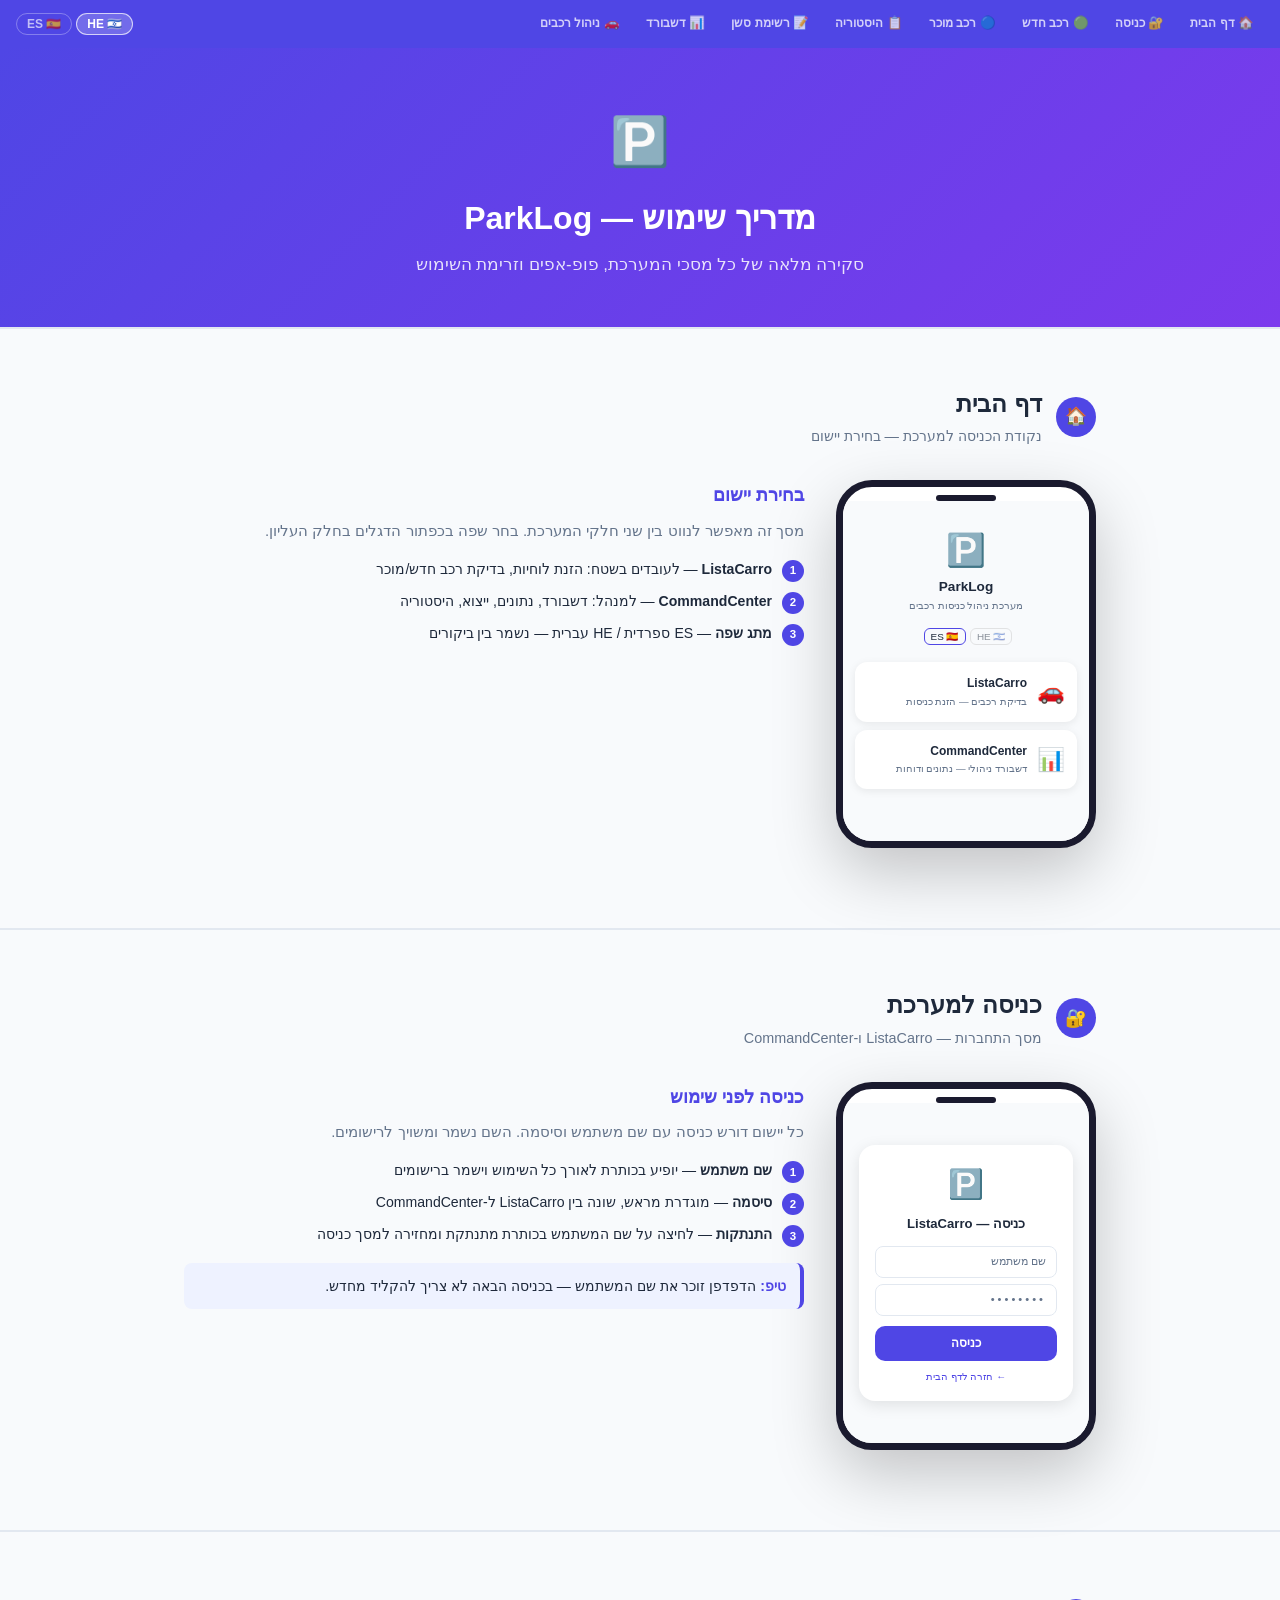
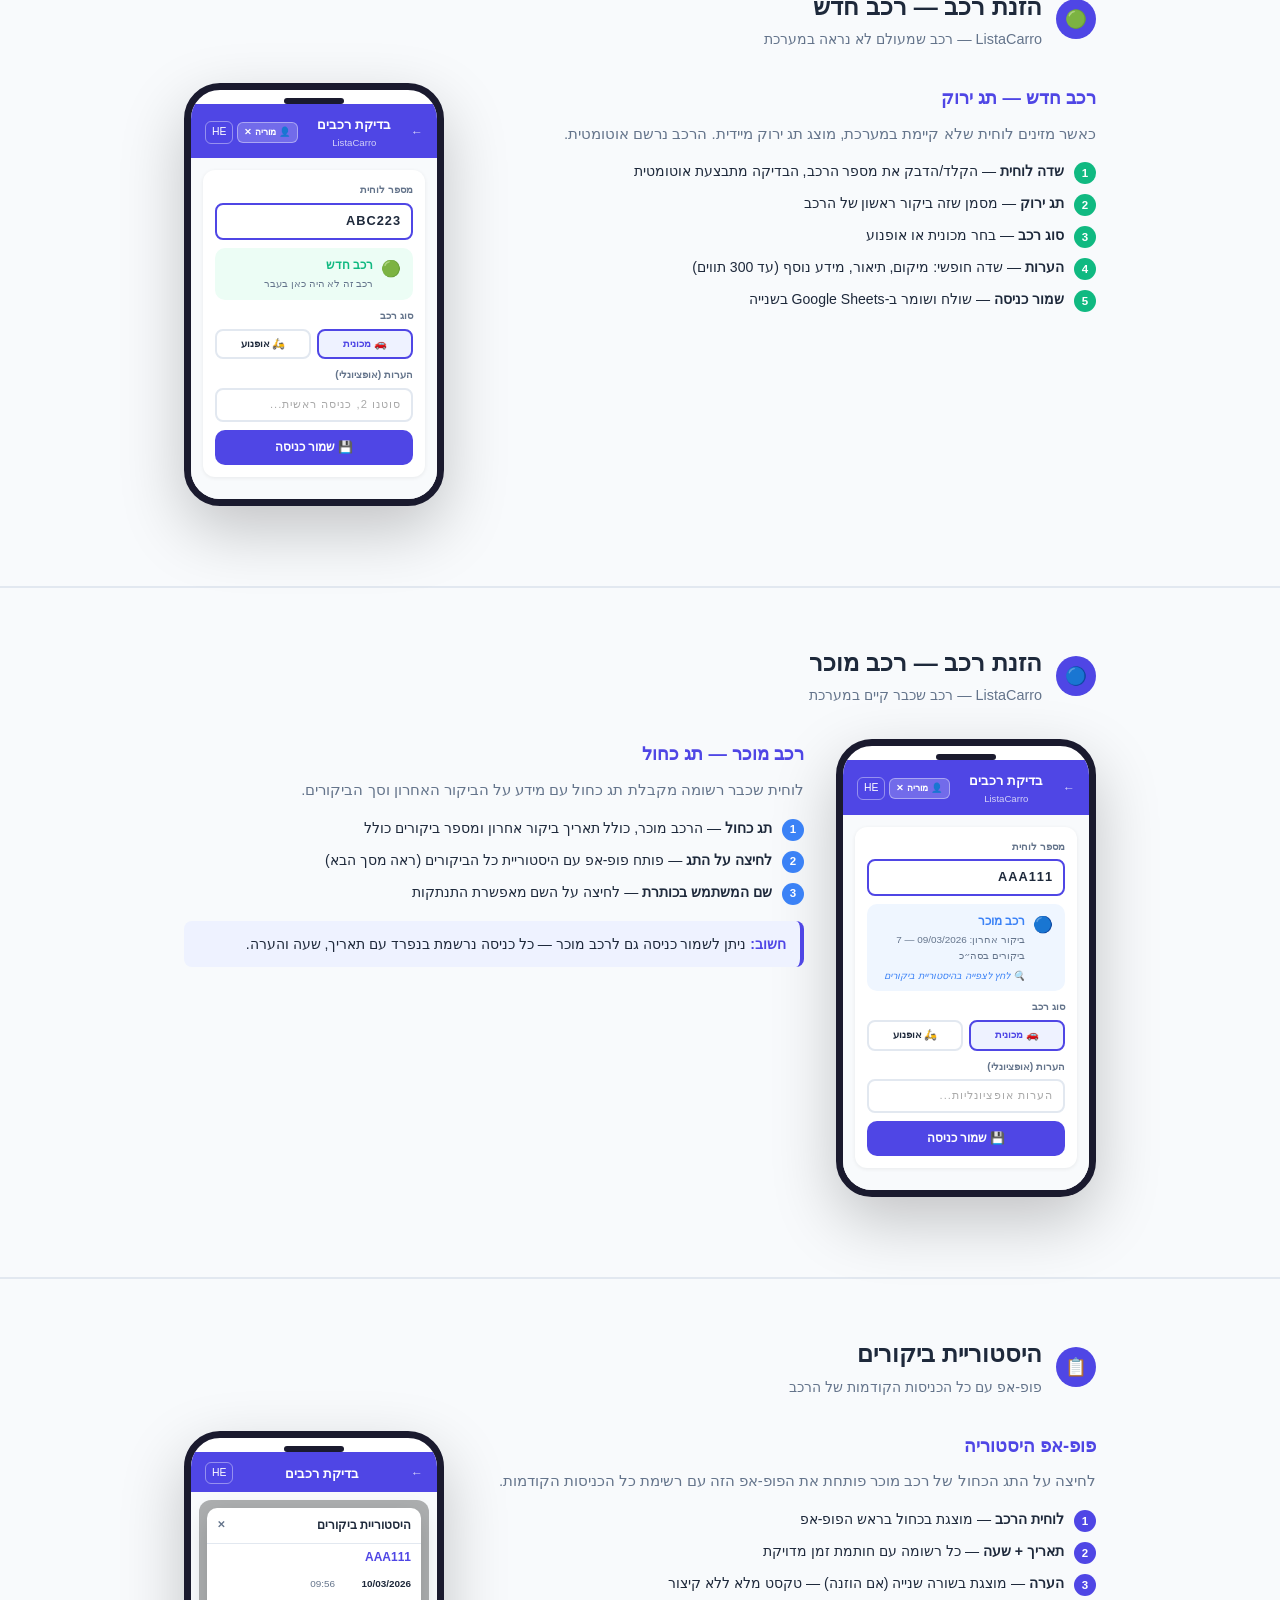
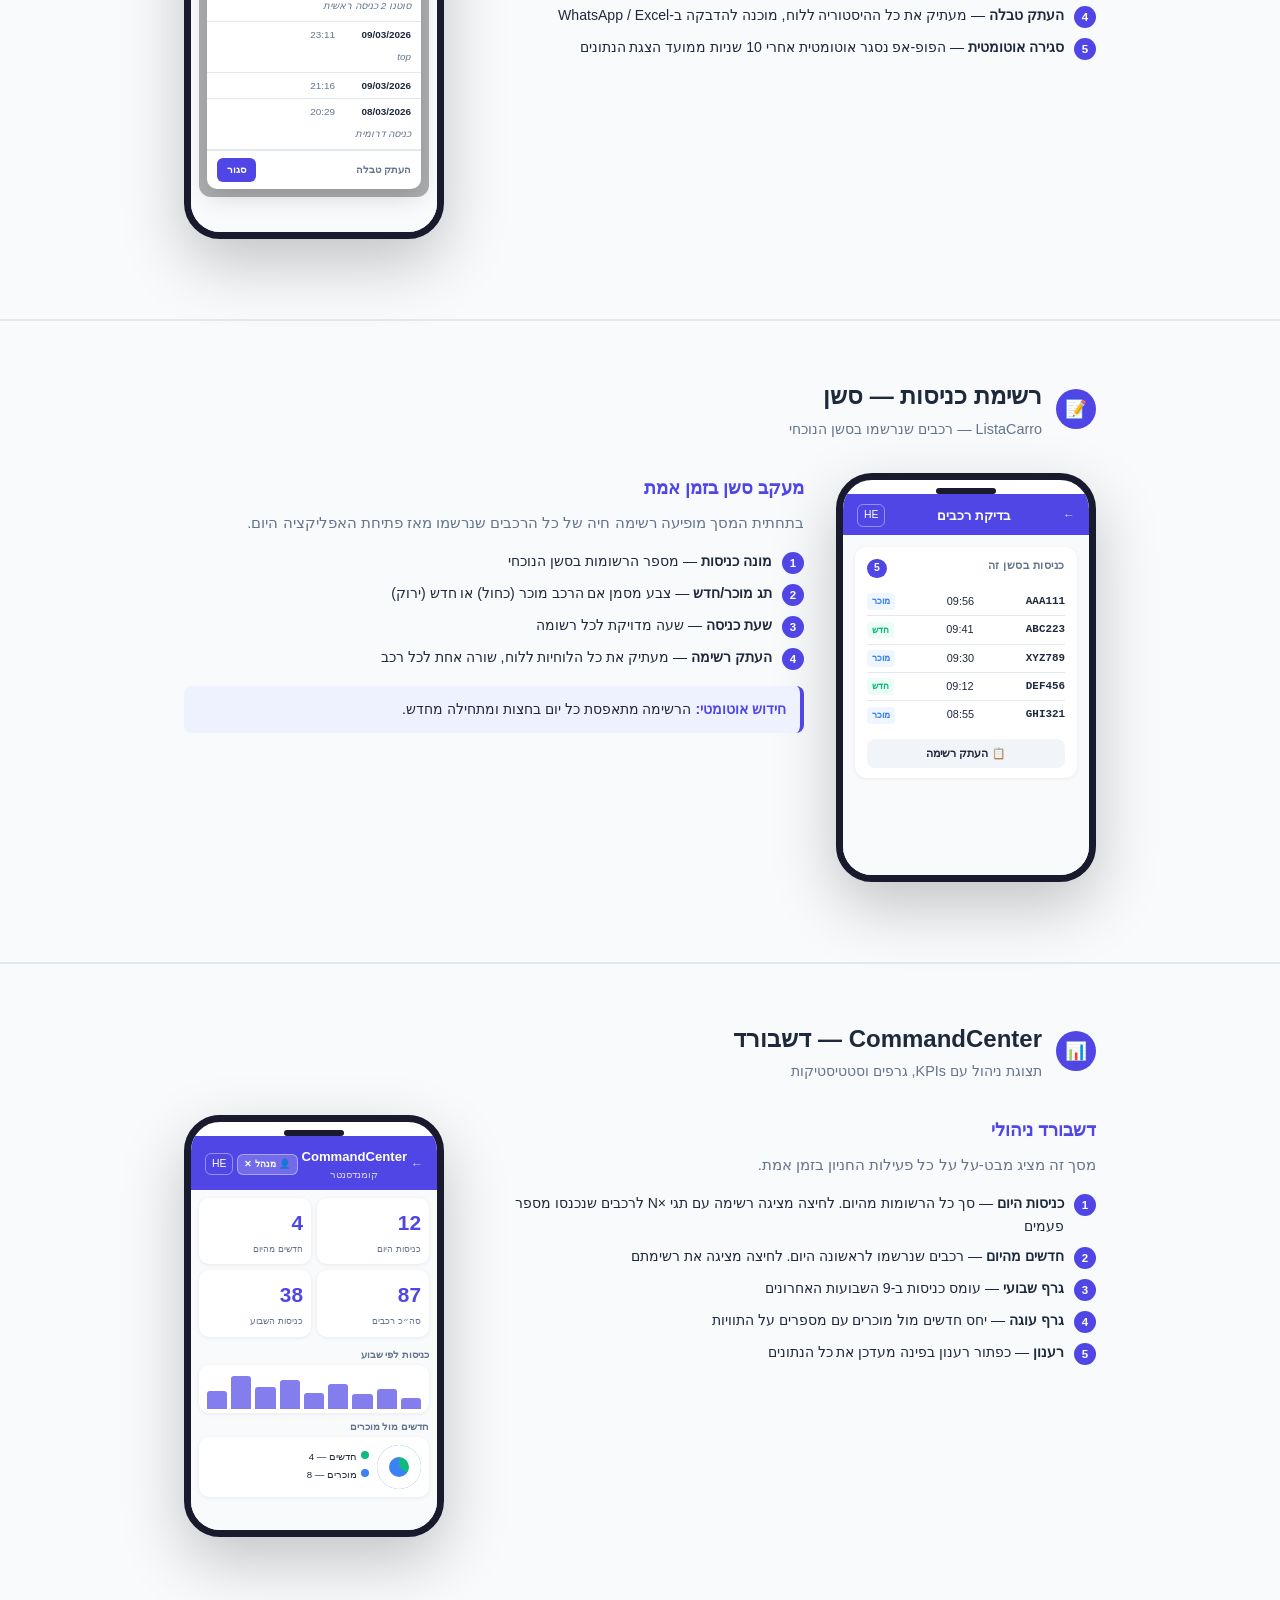
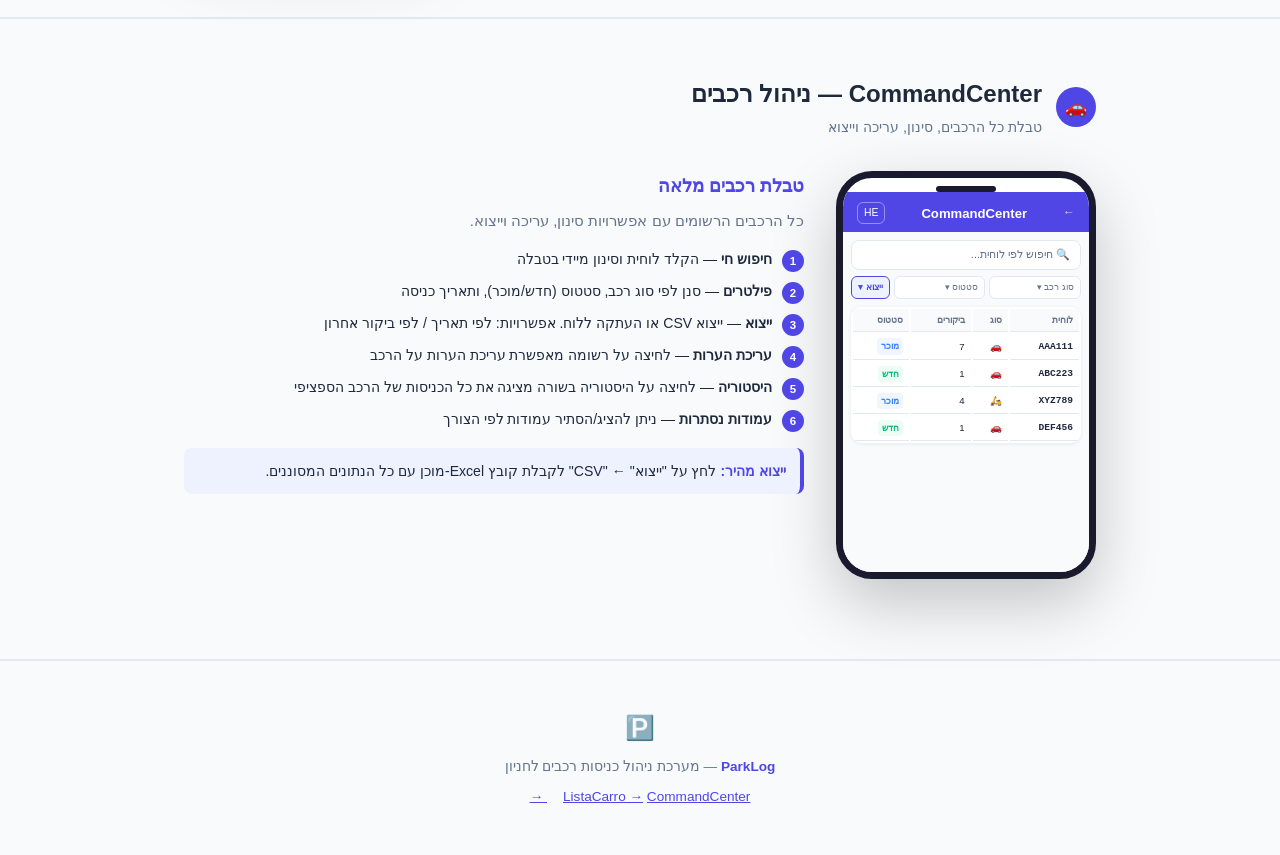
<file: tutorial.html>
<!DOCTYPE html>
<html lang="he" dir="rtl">
<head>
  <meta charset="UTF-8">
  <meta name="viewport" content="width=device-width, initial-scale=1.0">
  <title>מדריך שימוש — ParkLog</title>
  <style>
    *, *::before, *::after { box-sizing: border-box; margin: 0; padding: 0; }
    :root {
      --primary: #4F46E5; --primary-light: #EEF2FF;
      --green: #10B981;   --green-light: #ECFDF5;
      --blue: #3B82F6;    --blue-light: #EFF6FF;
      --text: #1E293B; --muted: #64748B; --border: #E2E8F0; --bg: #F8FAFC;
    }
    body { font-family: -apple-system, BlinkMacSystemFont, 'Segoe UI', sans-serif; background: var(--bg); color: var(--text); line-height: 1.6; }

    /* NAV */
    .toc { position: sticky; top: 0; z-index: 100; background: var(--primary); padding: 10px 16px; display: flex; gap: 6px; overflow-x: auto; scrollbar-width: none; align-items: center; }
    .toc::-webkit-scrollbar { display: none; }
    .toc a { color: rgba(255,255,255,0.75); text-decoration: none; font-size: 0.78rem; font-weight: 600; white-space: nowrap; padding: 4px 10px; border-radius: 20px; transition: all .2s; }
    .toc a:hover { color: #fff; background: rgba(255,255,255,0.15); }
    .toc-spacer { flex: 1; }
    .lang-toggle-tut { display: inline-flex; flex-direction: row !important; direction: ltr !important; gap: 4px; flex-shrink: 0; }
    .lang-btn { color: rgba(255,255,255,0.65); background: none; border: 1.5px solid rgba(255,255,255,0.3); font-size: 0.75rem; font-weight: 700; padding: 3px 10px; border-radius: 20px; cursor: pointer; transition: all .2s; white-space: nowrap; }
    .lang-btn.active { color: #fff; background: rgba(255,255,255,0.2); border-color: rgba(255,255,255,0.7); }
    .lang-btn:hover:not(.active) { color: #fff; }

    /* HERO */
    .hero { background: linear-gradient(135deg, #4F46E5 0%, #7C3AED 100%); color: #fff; text-align: center; padding: 56px 24px 48px; }
    .hero-logo { font-size: 3rem; margin-bottom: 12px; }
    .hero h1 { font-size: 2rem; font-weight: 800; margin-bottom: 8px; }
    .hero p { font-size: 1.05rem; opacity: 0.85; max-width: 480px; margin: 0 auto; }

    /* SECTION */
    .section { max-width: 960px; margin: 0 auto; padding: 56px 24px 32px; }
    .section-header { display: flex; align-items: center; gap: 14px; margin-bottom: 32px; }
    .section-num { width: 40px; height: 40px; background: var(--primary); color: #fff; border-radius: 50%; display: flex; align-items: center; justify-content: center; font-size: 1.1rem; font-weight: 800; flex-shrink: 0; }
    .section-header h2 { font-size: 1.5rem; font-weight: 800; }
    .section-header p { font-size: 0.9rem; color: var(--muted); margin-top: 2px; }
    .divider { border: none; border-top: 2px solid var(--border); margin: 0; }

    /* SCREEN CARD */
    .screen-row { display: flex; gap: 32px; align-items: flex-start; margin-bottom: 48px; flex-wrap: wrap; }
    .screen-row.reverse { flex-direction: row-reverse; }
    .screen-info { flex: 1; min-width: 240px; }
    .screen-info h3 { font-size: 1.15rem; font-weight: 700; margin-bottom: 10px; color: var(--primary); }
    .screen-info p { color: var(--muted); font-size: 0.93rem; margin-bottom: 14px; }
    .callout-list { list-style: none; display: flex; flex-direction: column; gap: 8px; }
    .callout-list li { display: flex; gap: 10px; align-items: flex-start; font-size: 0.88rem; }
    .callout-num { width: 22px; height: 22px; background: var(--primary); color: #fff; border-radius: 50%; display: flex; align-items: center; justify-content: center; font-size: 0.72rem; font-weight: 700; flex-shrink: 0; margin-top: 2px; }
    .callout-num.green { background: var(--green); }
    .callout-num.blue  { background: var(--blue); }

    /* PHONE */
    .phone-wrap { display: flex; justify-content: center; flex-shrink: 0; }
    .phone { width: 260px; border-radius: 36px; border: 7px solid #1a1a2e; box-shadow: 0 24px 64px rgba(0,0,0,.22); overflow: hidden; background: #fff; }
    .phone::before { content: ''; display: block; width: 60px; height: 6px; background: #1a1a2e; border-radius: 3px; margin: 8px auto 0; }

    /* PHONE COMPONENTS */
    .ph-header { background: var(--primary); color: #fff; padding: 10px 14px 8px; display: flex; align-items: center; justify-content: space-between; }
    .ph-back { font-size: .75rem; opacity: .8; }
    .ph-lang { font-size: .65rem; border: 1px solid rgba(255,255,255,.4); border-radius: 6px; padding: 2px 6px; }
    .ph-user-btn { background: rgba(255,255,255,.2); border: 1px solid rgba(255,255,255,.4); color: #fff; border-radius: 6px; padding: 2px 6px; font-size: .58rem; font-weight: 600; }
    .ph-body { padding: 12px; background: var(--bg); min-height: 340px; }
    .ph-card { background: #fff; border-radius: 12px; padding: 12px; margin-bottom: 10px; box-shadow: 0 1px 4px rgba(0,0,0,.07); }
    .ph-label { font-size: .65rem; font-weight: 600; color: var(--muted); margin-bottom: 4px; }
    .ph-input { border: 2px solid var(--border); border-radius: 8px; padding: 6px 10px; font-size: .8rem; font-weight: 700; letter-spacing: 1px; margin-bottom: 8px; background: #fff; }
    .ph-input.focused { border-color: var(--primary); }
    .ph-badge { border-radius: 10px; padding: 8px 12px; display: flex; gap: 8px; align-items: flex-start; margin-bottom: 8px; }
    .ph-badge.new { background: var(--green-light); }
    .ph-badge.known { background: var(--blue-light); }
    .ph-badge-icon { font-size: 1rem; flex-shrink: 0; }
    .ph-badge-title { font-size: .72rem; font-weight: 700; }
    .ph-badge-sub { font-size: .62rem; color: var(--muted); margin-top: 2px; }
    .ph-badge-hint { font-size: .6rem; color: var(--blue); margin-top: 4px; font-style: italic; }
    .ph-btn { background: var(--primary); color: #fff; border-radius: 10px; padding: 8px 14px; font-size: .75rem; font-weight: 700; text-align: center; margin-top: 6px; }
    .ph-btn.block { display: block; width: 100%; }
    .ph-type-row { display: flex; gap: 6px; margin-bottom: 8px; }
    .ph-type-btn { flex: 1; text-align: center; padding: 5px; border-radius: 8px; font-size: .65rem; font-weight: 600; border: 2px solid var(--border); background: #fff; }
    .ph-type-btn.active { border-color: var(--primary); background: var(--primary-light); color: var(--primary); }
    .ph-section-title { font-size: .68rem; font-weight: 700; color: var(--muted); text-transform: uppercase; letter-spacing: .5px; margin-bottom: 6px; }
    .ph-session-item { display: flex; justify-content: space-between; align-items: center; padding: 5px 0; border-bottom: 1px solid var(--border); font-size: .68rem; }
    .ph-session-placa { font-weight: 700; font-family: monospace; }
    .ph-session-badge { font-size: .58rem; border-radius: 4px; padding: 1px 5px; font-weight: 700; }
    .ph-session-badge.known { background: var(--blue-light); color: var(--blue); }
    .ph-session-badge.new  { background: var(--green-light); color: var(--green); }
    .ph-modal-overlay { background: rgba(0,0,0,.3); border-radius: 12px; padding: 8px; margin-bottom: 8px; }
    .ph-modal { background: #fff; border-radius: 10px; overflow: hidden; box-shadow: 0 8px 24px rgba(0,0,0,.15); }
    .ph-modal-header { display: flex; justify-content: space-between; align-items: center; padding: 8px 10px; border-bottom: 1px solid var(--border); }
    .ph-modal-header span { font-size: .72rem; font-weight: 700; }
    .ph-modal-header .ph-close { font-size: .65rem; color: var(--muted); }
    .ph-modal-plate { padding: 4px 10px; font-size: .75rem; font-weight: 800; color: var(--primary); }
    .ph-history-row { display: flex; gap: 6px; padding: 5px 10px; border-bottom: 1px solid var(--border); font-size: .62rem; flex-wrap: wrap; }
    .ph-history-date { font-weight: 700; min-width: 70px; }
    .ph-history-time { color: var(--muted); }
    .ph-history-note { color: var(--muted); font-style: italic; flex: 0 0 100%; padding-bottom: 2px; }
    .ph-modal-footer { display: flex; justify-content: space-between; align-items: center; padding: 7px 10px; border-top: 1px solid var(--border); }
    .ph-modal-footer .ph-copy-btn { font-size: .62rem; color: var(--muted); font-weight: 600; }
    .ph-modal-footer .ph-close-btn { background: var(--primary); color: #fff; border-radius: 6px; padding: 4px 10px; font-size: .62rem; font-weight: 700; }
    .ph-kpi-grid { display: grid; grid-template-columns: 1fr 1fr; gap: 6px; margin-bottom: 10px; }
    .ph-kpi { background: #fff; border-radius: 10px; padding: 8px; box-shadow: 0 1px 4px rgba(0,0,0,.07); }
    .ph-kpi-val { font-size: 1.3rem; font-weight: 800; color: var(--primary); }
    .ph-kpi-lbl { font-size: .58rem; color: var(--muted); margin-top: 2px; }
    .ph-chart-bar { display: flex; align-items: flex-end; gap: 4px; height: 48px; background: #fff; border-radius: 10px; padding: 8px 8px 4px; margin-bottom: 6px; box-shadow: 0 1px 4px rgba(0,0,0,.07); }
    .ph-bar { flex: 1; background: var(--primary); border-radius: 3px 3px 0 0; opacity: .7; }
    .ph-donut-wrap { background: #fff; border-radius: 10px; padding: 8px; display: flex; align-items: center; gap: 8px; box-shadow: 0 1px 4px rgba(0,0,0,.07); }
    .ph-donut { width: 44px; height: 44px; border-radius: 50%; background: conic-gradient(var(--green) 0% 35%, var(--blue) 35% 100%); flex-shrink: 0; box-shadow: inset 0 0 0 12px #fff; }
    .ph-donut-legend { font-size: .6rem; }
    .ph-donut-legend div { display: flex; align-items: center; gap: 4px; margin-bottom: 3px; }
    .ph-dot { width: 8px; height: 8px; border-radius: 50%; flex-shrink: 0; }
    .ph-table { width: 100%; font-size: .58rem; }
    .ph-table th { background: var(--bg); padding: 4px 6px; text-align: right; color: var(--muted); font-weight: 600; border-bottom: 1px solid var(--border); }
    .ph-table td { padding: 4px 6px; border-bottom: 1px solid var(--border); font-size: .6rem; }
    .ph-status { display: inline-block; padding: 1px 4px; border-radius: 4px; font-weight: 700; font-size: .55rem; }
    .ph-status.known { background: var(--blue-light); color: var(--blue); }
    .ph-status.new   { background: var(--green-light); color: var(--green); }
    .ph-login-body { padding: 20px 16px; background: var(--bg); min-height: 340px; display: flex; align-items: center; }
    .ph-login-card { background: #fff; border-radius: 16px; padding: 16px; width: 100%; box-shadow: 0 4px 16px rgba(0,0,0,.1); text-align: center; }
    .ph-login-logo { font-size: 1.8rem; margin-bottom: 6px; }
    .ph-login-title { font-size: .82rem; font-weight: 700; margin-bottom: 12px; }
    .ph-login-field { border: 1.5px solid var(--border); border-radius: 8px; padding: 6px 10px; font-size: .7rem; margin-bottom: 6px; text-align: right; width: 100%; color: var(--muted); }
    .ph-landing-body { padding: 14px 12px; background: var(--bg); min-height: 340px; }
    .ph-landing-hero { text-align: center; padding: 10px 0 14px; }
    .ph-landing-logo { font-size: 2rem; }
    .ph-landing-title { font-size: .85rem; font-weight: 800; }
    .ph-landing-sub { font-size: .62rem; color: var(--muted); }
    .ph-landing-card { background: #fff; border-radius: 12px; padding: 12px; margin-bottom: 8px; box-shadow: 0 2px 8px rgba(0,0,0,.08); display: flex; gap: 10px; align-items: center; }
    .ph-landing-icon { font-size: 1.4rem; }
    .ph-landing-card h5 { font-size: .75rem; font-weight: 700; }
    .ph-landing-card p  { font-size: .6rem; color: var(--muted); }

    /* TIP BOX */
    .tip-box { background: var(--primary-light); border-right: 4px solid var(--primary); border-radius: 8px; padding: 12px 14px; font-size: .88rem; margin-top: 16px; color: var(--text); }
    .tip-box strong { color: var(--primary); }
    [dir="ltr"] .tip-box { border-right: none; border-left: 4px solid var(--primary); }

    /* FOOTER */
    .footer { text-align: center; padding: 48px 24px; color: var(--muted); font-size: .85rem; }
    .footer strong { color: var(--primary); }

    @media (max-width: 640px) {
      .screen-row, .screen-row.reverse { flex-direction: column; align-items: center; }
      .hero h1 { font-size: 1.5rem; }
      .section { padding: 36px 16px 24px; }
    }
  </style>
</head>
<body>

<!-- NAV -->
<nav class="toc">
  <a href="#s0" data-t="nav.s0">🏠 דף הבית</a>
  <a href="#s1" data-t="nav.s1">🔐 כניסה</a>
  <a href="#s2" data-t="nav.s2">🟢 רכב חדש</a>
  <a href="#s3" data-t="nav.s3">🔵 רכב מוכר</a>
  <a href="#s4" data-t="nav.s4">📋 היסטוריה</a>
  <a href="#s5" data-t="nav.s5">📝 רשימת סשן</a>
  <a href="#s6" data-t="nav.s6">📊 דשבורד</a>
  <a href="#s7" data-t="nav.s7">🚗 ניהול רכבים</a>
  <div class="toc-spacer"></div>
  <div class="lang-toggle-tut">
    <button class="lang-btn" data-lang="es" onclick="switchLang('es')">ES 🇪🇸</button>
    <button class="lang-btn active" data-lang="he" onclick="switchLang('he')">HE 🇮🇱</button>
  </div>
</nav>

<!-- HERO -->
<div class="hero">
  <div class="hero-logo">🅿️</div>
  <h1 data-t="hero.title">מדריך שימוש — ParkLog</h1>
  <p data-t="hero.sub">סקירה מלאה של כל מסכי המערכת, פופ-אפים וזרימת השימוש</p>
</div>
<hr class="divider">

<!-- ══ S0: Landing ══ -->
<section class="section" id="s0">
  <div class="section-header">
    <div class="section-num">🏠</div>
    <div>
      <h2 data-t="s0.h2">דף הבית</h2>
      <p data-t="s0.sub">נקודת הכניסה למערכת — בחירת יישום</p>
    </div>
  </div>
  <div class="screen-row">
    <div class="phone-wrap"><div class="phone">
      <div class="ph-landing-body">
        <div class="ph-landing-hero">
          <div class="ph-landing-logo">🅿️</div>
          <div class="ph-landing-title">ParkLog</div>
          <div class="ph-landing-sub" data-t="ph.s0.sub">מערכת ניהול כניסות רכבים</div>
          <div style="margin-top:8px">
            <span style="border:1.5px solid #4F46E5;border-radius:6px;padding:2px 6px;font-size:.62rem;margin-left:4px">ES 🇪🇸</span>
            <span style="border:1.5px solid #ccc;border-radius:6px;padding:2px 6px;font-size:.62rem;opacity:.5">HE 🇮🇱</span>
          </div>
        </div>
        <div class="ph-landing-card"><div class="ph-landing-icon">🚗</div><div><h5>ListaCarro</h5><p data-t="ph.s0.ve">בדיקת רכבים — הזנת כניסות</p></div></div>
        <div class="ph-landing-card"><div class="ph-landing-icon">📊</div><div><h5>CommandCenter</h5><p data-t="ph.s0.cc">דשבורד ניהולי — נתונים ודוחות</p></div></div>
      </div>
    </div></div>
    <div class="screen-info">
      <h3 data-t="s0.h3">בחירת יישום</h3>
      <p data-t="s0.p">מסך זה מאפשר לנווט בין שני חלקי המערכת. בחר שפה בכפתור הדגלים בחלק העליון.</p>
      <ul class="callout-list">
        <li><div class="callout-num">1</div><span data-t="s0.c1"><strong>ListaCarro</strong> — לעובדים בשטח: הזנת לוחיות, בדיקת רכב חדש/מוכר</span></li>
        <li><div class="callout-num">2</div><span data-t="s0.c2"><strong>CommandCenter</strong> — למנהל: דשבורד, נתונים, ייצוא, היסטוריה</span></li>
        <li><div class="callout-num">3</div><span data-t="s0.c3"><strong>מתג שפה</strong> — ES ספרדית / HE עברית — נשמר בין ביקורים</span></li>
      </ul>
    </div>
  </div>
</section>
<hr class="divider">

<!-- ══ S1: Login ══ -->
<section class="section" id="s1">
  <div class="section-header">
    <div class="section-num">🔐</div>
    <div>
      <h2 data-t="s1.h2">כניסה למערכת</h2>
      <p data-t="s1.sub">מסך התחברות — ListaCarro ו-CommandCenter</p>
    </div>
  </div>
  <div class="screen-row">
    <div class="phone-wrap"><div class="phone">
      <div class="ph-login-body"><div class="ph-login-card">
        <div class="ph-login-logo">🅿️</div>
        <div class="ph-login-title" data-t="ph.s1.title">כניסה — ListaCarro</div>
        <div class="ph-login-field" data-t="ph.s1.user">שם משתמש</div>
        <div class="ph-login-field" style="margin-bottom:10px;letter-spacing:3px">••••••••</div>
        <div class="ph-btn block" style="font-size:.75rem" data-t="ph.s1.btn">כניסה</div>
        <div style="margin-top:8px;font-size:.62rem;color:#4F46E5;text-align:center" data-t="ph.s1.back">← חזרה לדף הבית</div>
      </div></div>
    </div></div>
    <div class="screen-info">
      <h3 data-t="s1.h3">כניסה לפני שימוש</h3>
      <p data-t="s1.p">כל יישום דורש כניסה עם שם משתמש וסיסמה. השם נשמר ומשויך לרישומים.</p>
      <ul class="callout-list">
        <li><div class="callout-num">1</div><span data-t="s1.c1"><strong>שם משתמש</strong> — יופיע בכותרת לאורך כל השימוש וישמר ברישומים</span></li>
        <li><div class="callout-num">2</div><span data-t="s1.c2"><strong>סיסמה</strong> — מוגדרת מראש, שונה בין ListaCarro ל-CommandCenter</span></li>
        <li><div class="callout-num">3</div><span data-t="s1.c3"><strong>התנתקות</strong> — לחיצה על שם המשתמש בכותרת מתנתקת ומחזירה למסך כניסה</span></li>
      </ul>
      <div class="tip-box" data-t="s1.tip"><strong>טיפ:</strong> הדפדפן זוכר את שם המשתמש — בכניסה הבאה לא צריך להקליד מחדש.</div>
    </div>
  </div>
</section>
<hr class="divider">

<!-- ══ S2: New Vehicle ══ -->
<section class="section" id="s2">
  <div class="section-header">
    <div class="section-num">🟢</div>
    <div>
      <h2 data-t="s2.h2">הזנת רכב — רכב חדש</h2>
      <p data-t="s2.sub">ListaCarro — רכב שמעולם לא נראה במערכת</p>
    </div>
  </div>
  <div class="screen-row reverse">
    <div class="phone-wrap"><div class="phone">
      <div class="ph-header">
        <div class="ph-back">←</div>
        <div style="text-align:center">
          <div style="font-size:.82rem;font-weight:700" data-t="ph.ve.title">בדיקת רכבים</div>
          <div style="font-size:.6rem;opacity:.75" data-t="ph.ve.subtitle">ListaCarro</div>
        </div>
        <div style="display:flex;gap:4px;align-items:center">
          <div class="ph-user-btn" data-t="ph.user">👤 מוריה ✕</div>
          <div class="ph-lang" data-t="ph.lang">HE</div>
        </div>
      </div>
      <div class="ph-body"><div class="ph-card">
        <div class="ph-label" data-t="ph.label.plate">מספר לוחית</div>
        <div class="ph-input focused">ABC223</div>
        <div class="ph-badge new">
          <div class="ph-badge-icon">🟢</div>
          <div>
            <div class="ph-badge-title" style="color:#10B981" data-t="ph.badge.new.title">רכב חדש</div>
            <div class="ph-badge-sub" data-t="ph.badge.new.sub">רכב זה לא היה כאן בעבר</div>
          </div>
        </div>
        <div class="ph-label" data-t="ph.label.tipo">סוג רכב</div>
        <div class="ph-type-row">
          <div class="ph-type-btn active" data-t="ph.tipo.auto">🚗 מכונית</div>
          <div class="ph-type-btn" data-t="ph.tipo.moto">🛵 אופנוע</div>
        </div>
        <div class="ph-label" data-t="ph.label.notes">הערות (אופציונלי)</div>
        <div class="ph-input" style="color:#aaa;font-weight:400;font-size:.7rem" data-t="ph.notes.ph">סוטנו 2, כניסה ראשית...</div>
        <div class="ph-btn block" data-t="ph.btn.save">💾 שמור כניסה</div>
      </div></div>
    </div></div>
    <div class="screen-info">
      <h3 data-t="s2.h3">רכב חדש — תג ירוק</h3>
      <p data-t="s2.p">כאשר מזינים לוחית שלא קיימת במערכת, מוצג תג ירוק מיידית. הרכב נרשם אוטומטית.</p>
      <ul class="callout-list">
        <li><div class="callout-num green">1</div><span data-t="s2.c1"><strong>שדה לוחית</strong> — הקלד/הדבק את מספר הרכב, הבדיקה מתבצעת אוטומטית</span></li>
        <li><div class="callout-num green">2</div><span data-t="s2.c2"><strong>תג ירוק</strong> — מסמן שזה ביקור ראשון של הרכב</span></li>
        <li><div class="callout-num green">3</div><span data-t="s2.c3"><strong>סוג רכב</strong> — בחר מכונית או אופנוע</span></li>
        <li><div class="callout-num green">4</div><span data-t="s2.c4"><strong>הערות</strong> — שדה חופשי: מיקום, תיאור, מידע נוסף (עד 300 תווים)</span></li>
        <li><div class="callout-num green">5</div><span data-t="s2.c5"><strong>שמור כניסה</strong> — שולח ושומר ב-Google Sheets בשנייה</span></li>
      </ul>
    </div>
  </div>
</section>
<hr class="divider">

<!-- ══ S3: Known Vehicle ══ -->
<section class="section" id="s3">
  <div class="section-header">
    <div class="section-num">🔵</div>
    <div>
      <h2 data-t="s3.h2">הזנת רכב — רכב מוכר</h2>
      <p data-t="s3.sub">ListaCarro — רכב שכבר קיים במערכת</p>
    </div>
  </div>
  <div class="screen-row">
    <div class="phone-wrap"><div class="phone">
      <div class="ph-header">
        <div class="ph-back">←</div>
        <div style="text-align:center">
          <div style="font-size:.82rem;font-weight:700" data-t="ph.ve.title">בדיקת רכבים</div>
          <div style="font-size:.6rem;opacity:.75" data-t="ph.ve.subtitle">ListaCarro</div>
        </div>
        <div style="display:flex;gap:4px;align-items:center">
          <div class="ph-user-btn" data-t="ph.user">👤 מוריה ✕</div>
          <div class="ph-lang" data-t="ph.lang">HE</div>
        </div>
      </div>
      <div class="ph-body"><div class="ph-card">
        <div class="ph-label" data-t="ph.label.plate">מספר לוחית</div>
        <div class="ph-input focused">AAA111</div>
        <div class="ph-badge known" style="cursor:pointer">
          <div class="ph-badge-icon">🔵</div>
          <div>
            <div class="ph-badge-title" style="color:#3B82F6" data-t="ph.badge.known.title">רכב מוכר</div>
            <div class="ph-badge-sub" data-t="ph.badge.known.sub">ביקור אחרון: 09/03/2026 — 7 ביקורים בסה"כ</div>
            <div class="ph-badge-hint" data-t="ph.badge.known.hint">🔍 לחץ לצפייה בהיסטוריית ביקורים</div>
          </div>
        </div>
        <div class="ph-label" data-t="ph.label.tipo">סוג רכב</div>
        <div class="ph-type-row">
          <div class="ph-type-btn active" data-t="ph.tipo.auto">🚗 מכונית</div>
          <div class="ph-type-btn" data-t="ph.tipo.moto">🛵 אופנוע</div>
        </div>
        <div class="ph-label" data-t="ph.label.notes">הערות (אופציונלי)</div>
        <div class="ph-input" style="color:#aaa;font-weight:400;font-size:.7rem" data-t="ph.notes.ph2">הערות אופציונליות...</div>
        <div class="ph-btn block" data-t="ph.btn.save">💾 שמור כניסה</div>
      </div></div>
    </div></div>
    <div class="screen-info">
      <h3 data-t="s3.h3">רכב מוכר — תג כחול</h3>
      <p data-t="s3.p">לוחית שכבר רשומה מקבלת תג כחול עם מידע על הביקור האחרון וסך הביקורים.</p>
      <ul class="callout-list">
        <li><div class="callout-num blue">1</div><span data-t="s3.c1"><strong>תג כחול</strong> — הרכב מוכר, כולל תאריך ביקור אחרון ומספר ביקורים כולל</span></li>
        <li><div class="callout-num blue">2</div><span data-t="s3.c2"><strong>לחיצה על התג</strong> — פותח פופ-אפ עם היסטוריית כל הביקורים (ראה מסך הבא)</span></li>
        <li><div class="callout-num blue">3</div><span data-t="s3.c3"><strong>שם המשתמש בכותרת</strong> — לחיצה על השם מאפשרת התנתקות</span></li>
      </ul>
      <div class="tip-box" data-t="s3.tip"><strong>חשוב:</strong> ניתן לשמור כניסה גם לרכב מוכר — כל כניסה נרשמת בנפרד עם תאריך, שעה והערה.</div>
    </div>
  </div>
</section>
<hr class="divider">

<!-- ══ S4: History ══ -->
<section class="section" id="s4">
  <div class="section-header">
    <div class="section-num">📋</div>
    <div>
      <h2 data-t="s4.h2">היסטוריית ביקורים</h2>
      <p data-t="s4.sub">פופ-אפ עם כל הכניסות הקודמות של הרכב</p>
    </div>
  </div>
  <div class="screen-row reverse">
    <div class="phone-wrap"><div class="phone">
      <div class="ph-header">
        <div class="ph-back">←</div>
        <div style="text-align:center">
          <div style="font-size:.82rem;font-weight:700" data-t="ph.ve.title">בדיקת רכבים</div>
        </div>
        <div class="ph-lang" data-t="ph.lang">HE</div>
      </div>
      <div class="ph-body" style="padding:8px">
        <div class="ph-modal-overlay"><div class="ph-modal">
          <div class="ph-modal-header">
            <span data-t="ph.history.title">היסטוריית ביקורים</span>
            <span class="ph-close">✕</span>
          </div>
          <div class="ph-modal-plate">AAA111</div>
          <div class="ph-history-row">
            <span class="ph-history-date">10/03/2026</span>
            <span class="ph-history-time">09:56</span>
            <span class="ph-history-note" data-t="ph.history.note1">סוטנו 2 כניסה ראשית</span>
          </div>
          <div class="ph-history-row">
            <span class="ph-history-date">09/03/2026</span>
            <span class="ph-history-time">23:11</span>
            <span class="ph-history-note">top</span>
          </div>
          <div class="ph-history-row">
            <span class="ph-history-date">09/03/2026</span>
            <span class="ph-history-time">21:16</span>
          </div>
          <div class="ph-history-row">
            <span class="ph-history-date">08/03/2026</span>
            <span class="ph-history-time">20:29</span>
            <span class="ph-history-note" data-t="ph.history.note2">כניסה דרומית</span>
          </div>
          <div class="ph-modal-footer">
            <span class="ph-copy-btn" data-t="ph.copy.table">העתק טבלה</span>
            <span class="ph-close-btn" data-t="ph.close">סגור</span>
          </div>
        </div></div>
      </div>
    </div></div>
    <div class="screen-info">
      <h3 data-t="s4.h3">פופ-אפ היסטוריה</h3>
      <p data-t="s4.p">לחיצה על התג הכחול של רכב מוכר פותחת את הפופ-אפ הזה עם רשימת כל הכניסות הקודמות.</p>
      <ul class="callout-list">
        <li><div class="callout-num">1</div><span data-t="s4.c1"><strong>לוחית הרכב</strong> — מוצגת בכחול בראש הפופ-אפ</span></li>
        <li><div class="callout-num">2</div><span data-t="s4.c2"><strong>תאריך + שעה</strong> — כל רשומה עם חותמת זמן מדויקת</span></li>
        <li><div class="callout-num">3</div><span data-t="s4.c3"><strong>הערה</strong> — מוצגת בשורה שנייה (אם הוזנה) — טקסט מלא ללא קיצור</span></li>
        <li><div class="callout-num">4</div><span data-t="s4.c4"><strong>העתק טבלה</strong> — מעתיק את כל ההיסטוריה ללוח, מוכנה להדבקה ב-WhatsApp / Excel</span></li>
        <li><div class="callout-num">5</div><span data-t="s4.c5"><strong>סגירה אוטומטית</strong> — הפופ-אפ נסגר אוטומטית אחרי 10 שניות ממועד הצגת הנתונים</span></li>
      </ul>
    </div>
  </div>
</section>
<hr class="divider">

<!-- ══ S5: Session ══ -->
<section class="section" id="s5">
  <div class="section-header">
    <div class="section-num">📝</div>
    <div>
      <h2 data-t="s5.h2">רשימת כניסות — סשן</h2>
      <p data-t="s5.sub">ListaCarro — רכבים שנרשמו בסשן הנוכחי</p>
    </div>
  </div>
  <div class="screen-row">
    <div class="phone-wrap"><div class="phone">
      <div class="ph-header">
        <div class="ph-back">←</div>
        <div style="text-align:center">
          <div style="font-size:.82rem;font-weight:700" data-t="ph.ve.title">בדיקת רכבים</div>
        </div>
        <div class="ph-lang" data-t="ph.lang">HE</div>
      </div>
      <div class="ph-body"><div class="ph-card" style="padding:10px 12px">
        <div style="display:flex;justify-content:space-between;align-items:center;margin-bottom:8px">
          <div class="ph-section-title" data-t="ph.session.title">כניסות בסשן זה</div>
          <div style="background:var(--primary);color:#fff;border-radius:10px;padding:1px 7px;font-size:.65rem;font-weight:700">5</div>
        </div>
        <div class="ph-session-item"><span class="ph-session-placa">AAA111</span><span>09:56</span><span class="ph-session-badge known" data-t="ph.badge.known.sm">מוכר</span></div>
        <div class="ph-session-item"><span class="ph-session-placa">ABC223</span><span>09:41</span><span class="ph-session-badge new" data-t="ph.badge.new.sm">חדש</span></div>
        <div class="ph-session-item"><span class="ph-session-placa">XYZ789</span><span>09:30</span><span class="ph-session-badge known" data-t="ph.badge.known.sm">מוכר</span></div>
        <div class="ph-session-item"><span class="ph-session-placa">DEF456</span><span>09:12</span><span class="ph-session-badge new" data-t="ph.badge.new.sm">חדש</span></div>
        <div class="ph-session-item" style="border:none"><span class="ph-session-placa">GHI321</span><span>08:55</span><span class="ph-session-badge known" data-t="ph.badge.known.sm">מוכר</span></div>
        <div class="ph-btn" style="margin-top:10px;background:#F1F5F9;color:var(--text);font-size:.68rem;border-radius:8px;padding:6px;text-align:center" data-t="ph.copy.list">📋 העתק רשימה</div>
      </div></div>
    </div></div>
    <div class="screen-info">
      <h3 data-t="s5.h3">מעקב סשן בזמן אמת</h3>
      <p data-t="s5.p">בתחתית המסך מופיעה רשימה חיה של כל הרכבים שנרשמו מאז פתיחת האפליקציה היום.</p>
      <ul class="callout-list">
        <li><div class="callout-num">1</div><span data-t="s5.c1"><strong>מונה כניסות</strong> — מספר הרשומות בסשן הנוכחי</span></li>
        <li><div class="callout-num">2</div><span data-t="s5.c2"><strong>תג מוכר/חדש</strong> — צבע מסמן אם הרכב מוכר (כחול) או חדש (ירוק)</span></li>
        <li><div class="callout-num">3</div><span data-t="s5.c3"><strong>שעת כניסה</strong> — שעה מדויקת לכל רשומה</span></li>
        <li><div class="callout-num">4</div><span data-t="s5.c4"><strong>העתק רשימה</strong> — מעתיק את כל הלוחיות ללוח, שורה אחת לכל רכב</span></li>
      </ul>
      <div class="tip-box" data-t="s5.tip"><strong>חידוש אוטומטי:</strong> הרשימה מתאפסת כל יום בחצות ומתחילה מחדש.</div>
    </div>
  </div>
</section>
<hr class="divider">

<!-- ══ S6: Dashboard ══ -->
<section class="section" id="s6">
  <div class="section-header">
    <div class="section-num">📊</div>
    <div>
      <h2 data-t="s6.h2">CommandCenter — דשבורד</h2>
      <p data-t="s6.sub">תצוגת ניהול עם KPIs, גרפים וסטטיסטיקות</p>
    </div>
  </div>
  <div class="screen-row reverse">
    <div class="phone-wrap"><div class="phone">
      <div class="ph-header">
        <div class="ph-back">←</div>
        <div style="text-align:center">
          <div style="font-size:.82rem;font-weight:700">CommandCenter</div>
          <div style="font-size:.6rem;opacity:.75" data-t="ph.cc.subtitle">קומנדסנטר</div>
        </div>
        <div style="display:flex;gap:4px;align-items:center">
          <div class="ph-user-btn" data-t="ph.manager">👤 מנהל ✕</div>
          <div class="ph-lang" data-t="ph.lang.cc">HE</div>
        </div>
      </div>
      <div class="ph-body" style="padding:8px">
        <div class="ph-kpi-grid">
          <div class="ph-kpi" style="cursor:pointer"><div class="ph-kpi-val">12</div><div class="ph-kpi-lbl" data-t="ph.kpi.today">כניסות היום</div></div>
          <div class="ph-kpi" style="cursor:pointer"><div class="ph-kpi-val">4</div><div class="ph-kpi-lbl" data-t="ph.kpi.new">חדשים מהיום</div></div>
          <div class="ph-kpi"><div class="ph-kpi-val">87</div><div class="ph-kpi-lbl" data-t="ph.kpi.total">סה"כ רכבים</div></div>
          <div class="ph-kpi"><div class="ph-kpi-val">38</div><div class="ph-kpi-lbl" data-t="ph.kpi.week">כניסות השבוע</div></div>
        </div>
        <div style="font-size:.6rem;color:var(--muted);margin-bottom:3px;font-weight:600" data-t="ph.chart.weekly">כניסות לפי שבוע</div>
        <div class="ph-chart-bar">
          <div class="ph-bar" style="height:30%"></div><div class="ph-bar" style="height:55%"></div>
          <div class="ph-bar" style="height:40%"></div><div class="ph-bar" style="height:70%"></div>
          <div class="ph-bar" style="height:45%"></div><div class="ph-bar" style="height:80%"></div>
          <div class="ph-bar" style="height:60%"></div><div class="ph-bar" style="height:90%"></div>
          <div class="ph-bar" style="height:50%"></div>
        </div>
        <div style="font-size:.6rem;color:var(--muted);margin-bottom:3px;font-weight:600" data-t="ph.chart.donut">חדשים מול מוכרים</div>
        <div class="ph-donut-wrap">
          <div class="ph-donut"></div>
          <div class="ph-donut-legend">
            <div><div class="ph-dot" style="background:var(--green)"></div><span data-t="ph.legend.new">חדשים — 4</span></div>
            <div><div class="ph-dot" style="background:var(--blue)"></div><span data-t="ph.legend.known">מוכרים — 8</span></div>
          </div>
        </div>
      </div>
    </div></div>
    <div class="screen-info">
      <h3 data-t="s6.h3">דשבורד ניהולי</h3>
      <p data-t="s6.p">מסך זה מציג מבט-על על כל פעילות החניון בזמן אמת.</p>
      <ul class="callout-list">
        <li><div class="callout-num">1</div><span data-t="s6.c1"><strong>כניסות היום</strong> — סך כל הרשומות מהיום. לחיצה מציגה רשימה עם תגי ×N לרכבים שנכנסו מספר פעמים</span></li>
        <li><div class="callout-num">2</div><span data-t="s6.c2"><strong>חדשים מהיום</strong> — רכבים שנרשמו לראשונה היום. לחיצה מציגה את רשימתם</span></li>
        <li><div class="callout-num">3</div><span data-t="s6.c3"><strong>גרף שבועי</strong> — עומס כניסות ב-9 השבועות האחרונים</span></li>
        <li><div class="callout-num">4</div><span data-t="s6.c4"><strong>גרף עוגה</strong> — יחס חדשים מול מוכרים עם מספרים על התוויות</span></li>
        <li><div class="callout-num">5</div><span data-t="s6.c5"><strong>רענון</strong> — כפתור רענון בפינה מעדכן את כל הנתונים</span></li>
      </ul>
    </div>
  </div>
</section>
<hr class="divider">

<!-- ══ S7: Vehicles ══ -->
<section class="section" id="s7">
  <div class="section-header">
    <div class="section-num">🚗</div>
    <div>
      <h2 data-t="s7.h2">CommandCenter — ניהול רכבים</h2>
      <p data-t="s7.sub">טבלת כל הרכבים, סינון, עריכה וייצוא</p>
    </div>
  </div>
  <div class="screen-row">
    <div class="phone-wrap"><div class="phone">
      <div class="ph-header">
        <div class="ph-back">←</div>
        <div style="text-align:center"><div style="font-size:.82rem;font-weight:700">CommandCenter</div></div>
        <div class="ph-lang" data-t="ph.lang.cc">HE</div>
      </div>
      <div class="ph-body" style="padding:8px">
        <div style="background:#fff;border:1.5px solid var(--border);border-radius:8px;padding:5px 10px;font-size:.68rem;color:var(--muted);margin-bottom:6px" data-t="ph.search">🔍 חיפוש לפי לוחית...</div>
        <div style="display:flex;gap:4px;margin-bottom:8px">
          <div style="flex:1;background:#fff;border:1.5px solid var(--border);border-radius:6px;padding:3px 6px;font-size:.58rem;color:var(--muted)" data-t="ph.filter.tipo">סוג רכב ▾</div>
          <div style="flex:1;background:#fff;border:1.5px solid var(--border);border-radius:6px;padding:3px 6px;font-size:.58rem;color:var(--muted)" data-t="ph.filter.status">סטטוס ▾</div>
          <div style="background:#EEF2FF;border:1.5px solid var(--primary);border-radius:6px;padding:3px 6px;font-size:.58rem;color:var(--primary);font-weight:700" data-t="ph.export">ייצוא ▾</div>
        </div>
        <div style="background:#fff;border-radius:10px;overflow:hidden;box-shadow:0 1px 4px rgba(0,0,0,.07)">
          <table class="ph-table">
            <thead><tr>
              <th data-t="ph.th.plate">לוחית</th>
              <th data-t="ph.th.tipo">סוג</th>
              <th data-t="ph.th.visits">ביקורים</th>
              <th data-t="ph.th.status">סטטוס</th>
            </tr></thead>
            <tbody>
              <tr><td style="font-family:monospace;font-weight:700">AAA111</td><td>🚗</td><td>7</td><td><span class="ph-status known" data-t="ph.status.known">מוכר</span></td></tr>
              <tr><td style="font-family:monospace;font-weight:700">ABC223</td><td>🚗</td><td>1</td><td><span class="ph-status new" data-t="ph.status.new">חדש</span></td></tr>
              <tr><td style="font-family:monospace;font-weight:700">XYZ789</td><td>🛵</td><td>4</td><td><span class="ph-status known" data-t="ph.status.known">מוכר</span></td></tr>
              <tr><td style="font-family:monospace;font-weight:700">DEF456</td><td>🚗</td><td>1</td><td><span class="ph-status new" data-t="ph.status.new">חדש</span></td></tr>
            </tbody>
          </table>
        </div>
      </div>
    </div></div>
    <div class="screen-info">
      <h3 data-t="s7.h3">טבלת רכבים מלאה</h3>
      <p data-t="s7.p">כל הרכבים הרשומים עם אפשרויות סינון, עריכה וייצוא.</p>
      <ul class="callout-list">
        <li><div class="callout-num">1</div><span data-t="s7.c1"><strong>חיפוש חי</strong> — הקלד לוחית וסינון מיידי בטבלה</span></li>
        <li><div class="callout-num">2</div><span data-t="s7.c2"><strong>פילטרים</strong> — סנן לפי סוג רכב, סטטוס (חדש/מוכר), ותאריך כניסה</span></li>
        <li><div class="callout-num">3</div><span data-t="s7.c3"><strong>ייצוא</strong> — ייצוא CSV או העתקה ללוח. אפשרויות: לפי תאריך / לפי ביקור אחרון</span></li>
        <li><div class="callout-num">4</div><span data-t="s7.c4"><strong>עריכת הערות</strong> — לחיצה על רשומה מאפשרת עריכת הערות על הרכב</span></li>
        <li><div class="callout-num">5</div><span data-t="s7.c5"><strong>היסטוריה</strong> — לחיצה על היסטוריה בשורה מציגה את כל הכניסות של הרכב הספציפי</span></li>
        <li><div class="callout-num">6</div><span data-t="s7.c6"><strong>עמודות נסתרות</strong> — ניתן להציג/הסתיר עמודות לפי הצורך</span></li>
      </ul>
      <div class="tip-box" data-t="s7.tip"><strong>ייצוא מהיר:</strong> לחץ על "ייצוא" ← "CSV" לקבלת קובץ Excel-מוכן עם כל הנתונים המסוננים.</div>
    </div>
  </div>
</section>
<hr class="divider">

<div class="footer">
  <div style="font-size:1.5rem;margin-bottom:8px">🅿️</div>
  <div><strong>ParkLog</strong> — <span data-t="footer.tag">מערכת ניהול כניסות רכבים לחניון</span></div>
  <div style="margin-top:8px">
    <a href="vault-entry.html" style="color:var(--primary);margin-left:16px">ListaCarro →</a>
    <a href="commandcenter.html" style="color:var(--primary)">CommandCenter →</a>
  </div>
</div>

<script>
  const T = {
    he: {
      /* NAV */
      'nav.s0':'🏠 דף הבית','nav.s1':'🔐 כניסה','nav.s2':'🟢 רכב חדש','nav.s3':'🔵 רכב מוכר',
      'nav.s4':'📋 היסטוריה','nav.s5':'📝 רשימת סשן','nav.s6':'📊 דשבורד','nav.s7':'🚗 ניהול רכבים',
      /* HERO */
      'hero.title':'מדריך שימוש — ParkLog',
      'hero.sub':'סקירה מלאה של כל מסכי המערכת, פופ-אפים וזרימת השימוש',
      /* S0 */
      's0.h2':'דף הבית','s0.sub':'נקודת הכניסה למערכת — בחירת יישום',
      's0.h3':'בחירת יישום','s0.p':'מסך זה מאפשר לנווט בין שני חלקי המערכת. בחר שפה בכפתור הדגלים בחלק העליון.',
      's0.c1':'<strong>ListaCarro</strong> — לעובדים בשטח: הזנת לוחיות, בדיקת רכב חדש/מוכר',
      's0.c2':'<strong>CommandCenter</strong> — למנהל: דשבורד, נתונים, ייצוא, היסטוריה',
      's0.c3':'<strong>מתג שפה</strong> — ES ספרדית / HE עברית — נשמר בין ביקורים',
      /* S1 */
      's1.h2':'כניסה למערכת','s1.sub':'מסך התחברות — ListaCarro ו-CommandCenter',
      's1.h3':'כניסה לפני שימוש','s1.p':'כל יישום דורש כניסה עם שם משתמש וסיסמה. השם נשמר ומשויך לרישומים.',
      's1.c1':'<strong>שם משתמש</strong> — יופיע בכותרת לאורך כל השימוש וישמר ברישומים',
      's1.c2':'<strong>סיסמה</strong> — מוגדרת מראש, שונה בין ListaCarro ל-CommandCenter',
      's1.c3':'<strong>התנתקות</strong> — לחיצה על שם המשתמש בכותרת מתנתקת ומחזירה למסך כניסה',
      's1.tip':'<strong>טיפ:</strong> הדפדפן זוכר את שם המשתמש — בכניסה הבאה לא צריך להקליד מחדש.',
      /* S2 */
      's2.h2':'הזנת רכב — רכב חדש','s2.sub':'ListaCarro — רכב שמעולם לא נראה במערכת',
      's2.h3':'רכב חדש — תג ירוק','s2.p':'כאשר מזינים לוחית שלא קיימת במערכת, מוצג תג ירוק מיידית. הרכב נרשם אוטומטית.',
      's2.c1':'<strong>שדה לוחית</strong> — הקלד/הדבק את מספר הרכב, הבדיקה מתבצעת אוטומטית',
      's2.c2':'<strong>תג ירוק</strong> — מסמן שזה ביקור ראשון של הרכב',
      's2.c3':'<strong>סוג רכב</strong> — בחר מכונית או אופנוע',
      's2.c4':'<strong>הערות</strong> — שדה חופשי: מיקום, תיאור, מידע נוסף (עד 300 תווים)',
      's2.c5':'<strong>שמור כניסה</strong> — שולח ושומר ב-Google Sheets בשנייה',
      /* S3 */
      's3.h2':'הזנת רכב — רכב מוכר','s3.sub':'ListaCarro — רכב שכבר קיים במערכת',
      's3.h3':'רכב מוכר — תג כחול','s3.p':'לוחית שכבר רשומה מקבלת תג כחול עם מידע על הביקור האחרון וסך הביקורים.',
      's3.c1':'<strong>תג כחול</strong> — הרכב מוכר, כולל תאריך ביקור אחרון ומספר ביקורים כולל',
      's3.c2':'<strong>לחיצה על התג</strong> — פותח פופ-אפ עם היסטוריית כל הביקורים (ראה מסך הבא)',
      's3.c3':'<strong>שם המשתמש בכותרת</strong> — לחיצה על השם מאפשרת התנתקות',
      's3.tip':'<strong>חשוב:</strong> ניתן לשמור כניסה גם לרכב מוכר — כל כניסה נרשמת בנפרד עם תאריך, שעה והערה.',
      /* S4 */
      's4.h2':'היסטוריית ביקורים','s4.sub':'פופ-אפ עם כל הכניסות הקודמות של הרכב',
      's4.h3':'פופ-אפ היסטוריה','s4.p':'לחיצה על התג הכחול של רכב מוכר פותחת את הפופ-אפ הזה עם רשימת כל הכניסות הקודמות.',
      's4.c1':'<strong>לוחית הרכב</strong> — מוצגת בכחול בראש הפופ-אפ',
      's4.c2':'<strong>תאריך + שעה</strong> — כל רשומה עם חותמת זמן מדויקת',
      's4.c3':'<strong>הערה</strong> — מוצגת בשורה שנייה (אם הוזנה) — טקסט מלא ללא קיצור',
      's4.c4':'<strong>העתק טבלה</strong> — מעתיק את כל ההיסטוריה ללוח, מוכנה להדבקה ב-WhatsApp / Excel',
      's4.c5':'<strong>סגירה אוטומטית</strong> — הפופ-אפ נסגר אוטומטית אחרי 10 שניות ממועד הצגת הנתונים',
      /* S5 */
      's5.h2':'רשימת כניסות — סשן','s5.sub':'ListaCarro — רכבים שנרשמו בסשן הנוכחי',
      's5.h3':'מעקב סשן בזמן אמת','s5.p':'בתחתית המסך מופיעה רשימה חיה של כל הרכבים שנרשמו מאז פתיחת האפליקציה היום.',
      's5.c1':'<strong>מונה כניסות</strong> — מספר הרשומות בסשן הנוכחי',
      's5.c2':'<strong>תג מוכר/חדש</strong> — צבע מסמן אם הרכב מוכר (כחול) או חדש (ירוק)',
      's5.c3':'<strong>שעת כניסה</strong> — שעה מדויקת לכל רשומה',
      's5.c4':'<strong>העתק רשימה</strong> — מעתיק את כל הלוחיות ללוח, שורה אחת לכל רכב',
      's5.tip':'<strong>חידוש אוטומטי:</strong> הרשימה מתאפסת כל יום בחצות ומתחילה מחדש.',
      /* S6 */
      's6.h2':'CommandCenter — דשבורד','s6.sub':'תצוגת ניהול עם KPIs, גרפים וסטטיסטיקות',
      's6.h3':'דשבורד ניהולי','s6.p':'מסך זה מציג מבט-על על כל פעילות החניון בזמן אמת.',
      's6.c1':'<strong>כניסות היום</strong> — סך כל הרשומות מהיום. לחיצה מציגה רשימה עם תגי ×N לרכבים שנכנסו מספר פעמים',
      's6.c2':'<strong>חדשים מהיום</strong> — רכבים שנרשמו לראשונה היום. לחיצה מציגה את רשימתם',
      's6.c3':'<strong>גרף שבועי</strong> — עומס כניסות ב-9 השבועות האחרונים',
      's6.c4':'<strong>גרף עוגה</strong> — יחס חדשים מול מוכרים עם מספרים על התוויות',
      's6.c5':'<strong>רענון</strong> — כפתור רענון בפינה מעדכן את כל הנתונים',
      /* S7 */
      's7.h2':'CommandCenter — ניהול רכבים','s7.sub':'טבלת כל הרכבים, סינון, עריכה וייצוא',
      's7.h3':'טבלת רכבים מלאה','s7.p':'כל הרכבים הרשומים עם אפשרויות סינון, עריכה וייצוא.',
      's7.c1':'<strong>חיפוש חי</strong> — הקלד לוחית וסינון מיידי בטבלה',
      's7.c2':'<strong>פילטרים</strong> — סנן לפי סוג רכב, סטטוס (חדש/מוכר), ותאריך כניסה',
      's7.c3':'<strong>ייצוא</strong> — ייצוא CSV או העתקה ללוח. אפשרויות: לפי תאריך / לפי ביקור אחרון',
      's7.c4':'<strong>עריכת הערות</strong> — לחיצה על רשומה מאפשרת עריכת הערות על הרכב',
      's7.c5':'<strong>היסטוריה</strong> — לחיצה על היסטוריה בשורה מציגה את כל הכניסות של הרכב הספציפי',
      's7.c6':'<strong>עמודות נסתרות</strong> — ניתן להציג/הסתיר עמודות לפי הצורך',
      's7.tip':'<strong>ייצוא מהיר:</strong> לחץ על "ייצוא" ← "CSV" לקבלת קובץ Excel-מוכן עם כל הנתונים המסוננים.',
      /* FOOTER */
      'footer.tag':'מערכת ניהול כניסות רכבים לחניון',
      /* PHONE MOCKUPS */
      'ph.s0.sub':'מערכת ניהול כניסות רכבים',
      'ph.s0.ve':'בדיקת רכבים — הזנת כניסות',
      'ph.s0.cc':'דשבורד ניהולי — נתונים ודוחות',
      'ph.s1.title':'כניסה — ListaCarro',
      'ph.s1.user':'שם משתמש',
      'ph.s1.btn':'כניסה',
      'ph.s1.back':'← חזרה לדף הבית',
      'ph.ve.title':'בדיקת רכבים',
      'ph.ve.subtitle':'ListaCarro',
      'ph.user':'👤 מוריה ✕',
      'ph.lang':'HE',
      'ph.lang.cc':'HE',
      'ph.label.plate':'מספר לוחית',
      'ph.badge.new.title':'רכב חדש',
      'ph.badge.new.sub':'רכב זה לא היה כאן בעבר',
      'ph.label.tipo':'סוג רכב',
      'ph.tipo.auto':'🚗 מכונית',
      'ph.tipo.moto':'🛵 אופנוע',
      'ph.label.notes':'הערות (אופציונלי)',
      'ph.notes.ph':'סוטנו 2, כניסה ראשית...',
      'ph.notes.ph2':'הערות אופציונליות...',
      'ph.btn.save':'💾 שמור כניסה',
      'ph.badge.known.title':'רכב מוכר',
      'ph.badge.known.sub':'ביקור אחרון: 09/03/2026 — 7 ביקורים בסה״כ',
      'ph.badge.known.hint':'🔍 לחץ לצפייה בהיסטוריית ביקורים',
      'ph.history.title':'היסטוריית ביקורים',
      'ph.history.note1':'סוטנו 2 כניסה ראשית',
      'ph.history.note2':'כניסה דרומית',
      'ph.copy.table':'העתק טבלה',
      'ph.close':'סגור',
      'ph.session.title':'כניסות בסשן זה',
      'ph.badge.known.sm':'מוכר',
      'ph.badge.new.sm':'חדש',
      'ph.copy.list':'📋 העתק רשימה',
      'ph.cc.subtitle':'קומנדסנטר',
      'ph.manager':'👤 מנהל ✕',
      'ph.kpi.today':'כניסות היום',
      'ph.kpi.new':'חדשים מהיום',
      'ph.kpi.total':'סה״כ רכבים',
      'ph.kpi.week':'כניסות השבוע',
      'ph.chart.weekly':'כניסות לפי שבוע',
      'ph.chart.donut':'חדשים מול מוכרים',
      'ph.legend.new':'חדשים — 4',
      'ph.legend.known':'מוכרים — 8',
      'ph.search':'🔍 חיפוש לפי לוחית...',
      'ph.filter.tipo':'סוג רכב ▾',
      'ph.filter.status':'סטטוס ▾',
      'ph.export':'ייצוא ▾',
      'ph.th.plate':'לוחית',
      'ph.th.tipo':'סוג',
      'ph.th.visits':'ביקורים',
      'ph.th.status':'סטטוס',
      'ph.status.known':'מוכר',
      'ph.status.new':'חדש'
    },
    es: {
      /* NAV */
      'nav.s0':'🏠 Inicio','nav.s1':'🔐 Login','nav.s2':'🟢 Nuevo vehículo','nav.s3':'🔵 Vehículo conocido',
      'nav.s4':'📋 Historial','nav.s5':'📝 Lista sesión','nav.s6':'📊 Dashboard','nav.s7':'🚗 Gestión vehículos',
      /* HERO */
      'hero.title':'Guía de uso — ParkLog',
      'hero.sub':'Vista completa de todas las pantallas, pop-ups y flujo de uso del sistema',
      /* S0 */
      's0.h2':'Inicio','s0.sub':'Punto de entrada al sistema — selección de aplicación',
      's0.h3':'Seleccionar aplicación','s0.p':'Esta pantalla permite navegar entre las dos partes del sistema. Elige idioma con el botón de banderas.',
      's0.c1':'<strong>ListaCarro</strong> — Para trabajadores: registro de placas, verificación de vehículo nuevo/conocido',
      's0.c2':'<strong>CommandCenter</strong> — Para el administrador: dashboard, datos, exportación, historial',
      's0.c3':'<strong>Selector de idioma</strong> — ES español / HE hebreo — se guarda entre visitas',
      /* S1 */
      's1.h2':'Inicio de sesión','s1.sub':'Pantalla de acceso — ListaCarro y CommandCenter',
      's1.h3':'Login antes de usar','s1.p':'Cada aplicación requiere nombre de usuario y contraseña. El nombre queda guardado y vinculado a los registros.',
      's1.c1':'<strong>Nombre de usuario</strong> — Aparece en el encabezado y queda guardado en los registros',
      's1.c2':'<strong>Contraseña</strong> — Predefinida, diferente entre ListaCarro y CommandCenter',
      's1.c3':'<strong>Cerrar sesión</strong> — Toca el nombre de usuario en el encabezado para desconectarte',
      's1.tip':'<strong>Consejo:</strong> El navegador recuerda el nombre de usuario — no hace falta volver a escribirlo.',
      /* S2 */
      's2.h2':'Registro — Vehículo nuevo','s2.sub':'ListaCarro — vehículo nunca visto en el sistema',
      's2.h3':'Vehículo nuevo — badge verde','s2.p':'Al ingresar una placa que no existe en el sistema, aparece inmediatamente un badge verde. El vehículo se registra automáticamente.',
      's2.c1':'<strong>Campo de placa</strong> — Escribe o pega el número del vehículo, la verificación es automática',
      's2.c2':'<strong>Badge verde</strong> — Indica que es la primera visita del vehículo',
      's2.c3':'<strong>Tipo de vehículo</strong> — Elige auto o moto',
      's2.c4':'<strong>Notas</strong> — Campo libre: ubicación, descripción, info adicional (máx. 300 caracteres)',
      's2.c5':'<strong>Guardar entrada</strong> — Envía y guarda en Google Sheets al instante',
      /* S3 */
      's3.h2':'Registro — Vehículo conocido','s3.sub':'ListaCarro — vehículo ya registrado en el sistema',
      's3.h3':'Vehículo conocido — badge azul','s3.p':'Una placa ya registrada recibe un badge azul con info de la última visita y total de visitas.',
      's3.c1':'<strong>Badge azul</strong> — Vehículo conocido, incluye fecha de última visita y total de visitas',
      's3.c2':'<strong>Toca el badge</strong> — Abre un pop-up con el historial completo de visitas (ver siguiente pantalla)',
      's3.c3':'<strong>Nombre en encabezado</strong> — Tócalo para cerrar sesión',
      's3.tip':'<strong>Importante:</strong> Puedes guardar una entrada para un vehículo conocido — cada entrada se registra por separado con fecha, hora y nota.',
      /* S4 */
      's4.h2':'Historial de visitas','s4.sub':'Pop-up con todas las entradas anteriores del vehículo',
      's4.h3':'Pop-up de historial','s4.p':'Al tocar el badge azul de un vehículo conocido se abre este pop-up con todas las entradas anteriores.',
      's4.c1':'<strong>Placa del vehículo</strong> — Se muestra en azul en la parte superior del pop-up',
      's4.c2':'<strong>Fecha + hora</strong> — Cada registro con marca de tiempo exacta',
      's4.c3':'<strong>Nota</strong> — Se muestra en segunda línea (si fue ingresada) — texto completo sin cortar',
      's4.c4':'<strong>Copiar tabla</strong> — Copia todo el historial al portapapeles, listo para pegar en WhatsApp / Excel',
      's4.c5':'<strong>Cierre automático</strong> — El pop-up se cierra automáticamente 10 segundos después de mostrar los datos',
      /* S5 */
      's5.h2':'Lista de entradas — Sesión','s5.sub':'ListaCarro — vehículos registrados en la sesión actual',
      's5.h3':'Seguimiento de sesión en tiempo real','s5.p':'En la parte inferior aparece una lista en vivo de todos los vehículos registrados desde que se abrió la app hoy.',
      's5.c1':'<strong>Contador de entradas</strong> — Número de registros en la sesión actual',
      's5.c2':'<strong>Badge conocido/nuevo</strong> — El color indica si el vehículo es conocido (azul) o nuevo (verde)',
      's5.c3':'<strong>Hora de entrada</strong> — Hora exacta para cada registro',
      's5.c4':'<strong>Copiar lista</strong> — Copia todas las placas al portapapeles, una por línea',
      's5.tip':'<strong>Reset automático:</strong> La lista se reinicia cada medianoche y vuelve a empezar.',
      /* S6 */
      's6.h2':'CommandCenter — Dashboard','s6.sub':'Vista de gestión con KPIs, gráficos y estadísticas',
      's6.h3':'Dashboard administrativo','s6.p':'Esta pantalla muestra una visión general de toda la actividad del estacionamiento en tiempo real.',
      's6.c1':'<strong>Entradas hoy</strong> — Total de registros del día. Toca para ver lista con badges ×N para vehículos que entraron varias veces',
      's6.c2':'<strong>Nuevos hoy</strong> — Vehículos registrados por primera vez hoy. Toca para ver su lista',
      's6.c3':'<strong>Gráfico semanal</strong> — Carga de entradas en las últimas 9 semanas',
      's6.c4':'<strong>Gráfico de torta</strong> — Proporción nuevos vs conocidos con números en las etiquetas',
      's6.c5':'<strong>Actualizar</strong> — Botón en la esquina actualiza todos los datos',
      /* S7 */
      's7.h2':'CommandCenter — Gestión de vehículos','s7.sub':'Tabla completa de vehículos, filtros, edición y exportación',
      's7.h3':'Tabla completa de vehículos','s7.p':'Todos los vehículos registrados con opciones de filtrado, edición y exportación.',
      's7.c1':'<strong>Búsqueda en vivo</strong> — Escribe una placa para filtrar la tabla al instante',
      's7.c2':'<strong>Filtros</strong> — Filtra por tipo de vehículo, estado (nuevo/conocido) y fecha de entrada',
      's7.c3':'<strong>Exportar</strong> — Exportación CSV o copia al portapapeles. Opciones: por fecha / por última visita',
      's7.c4':'<strong>Editar notas</strong> — Toca un registro para editar las notas del vehículo',
      's7.c5':'<strong>Historial</strong> — Toca historial en una fila para ver todas las entradas de ese vehículo',
      's7.c6':'<strong>Columnas ocultas</strong> — Muestra/oculta columnas según necesidad',
      's7.tip':'<strong>Exportación rápida:</strong> Toca "Exportar" → "CSV" para obtener un archivo listo para Excel con todos los datos filtrados.',
      /* FOOTER */
      'footer.tag':'Sistema de gestión de entradas de vehículos',
      /* PHONE MOCKUPS */
      'ph.s0.sub':'Sistema de gestión de vehículos',
      'ph.s0.ve':'Verificación de vehículos — Registro',
      'ph.s0.cc':'Dashboard de gestión — datos e informes',
      'ph.s1.title':'Acceso — ListaCarro',
      'ph.s1.user':'Nombre de usuario',
      'ph.s1.btn':'Entrar',
      'ph.s1.back':'← Volver al inicio',
      'ph.ve.title':'ListaCarro',
      'ph.ve.subtitle':'בדיקת רכבים',
      'ph.user':'👤 María ✕',
      'ph.lang':'ES',
      'ph.lang.cc':'ES',
      'ph.label.plate':'Número de placa',
      'ph.badge.new.title':'Vehículo nuevo',
      'ph.badge.new.sub':'Este vehículo no estuvo aquí antes',
      'ph.label.tipo':'Tipo de vehículo',
      'ph.tipo.auto':'🚗 Automóvil',
      'ph.tipo.moto':'🛵 Motocicleta',
      'ph.label.notes':'Notas (opcional)',
      'ph.notes.ph':'Sótano 2, entrada principal...',
      'ph.notes.ph2':'Notas opcionales...',
      'ph.btn.save':'💾 Guardar entrada',
      'ph.badge.known.title':'Vehículo conocido',
      'ph.badge.known.sub':'Última visita: 09/03/2026 — 7 visitas en total',
      'ph.badge.known.hint':'🔍 Toca para ver historial de visitas',
      'ph.history.title':'Historial de visitas',
      'ph.history.note1':'Sótano 2, entrada principal',
      'ph.history.note2':'Entrada sur',
      'ph.copy.table':'Copiar tabla',
      'ph.close':'Cerrar',
      'ph.session.title':'Entradas en esta sesión',
      'ph.badge.known.sm':'Conocido',
      'ph.badge.new.sm':'Nuevo',
      'ph.copy.list':'📋 Copiar lista',
      'ph.cc.subtitle':'Panel de gestión',
      'ph.manager':'👤 Admin ✕',
      'ph.kpi.today':'Entradas hoy',
      'ph.kpi.new':'Nuevos hoy',
      'ph.kpi.total':'Total vehículos',
      'ph.kpi.week':'Entradas semana',
      'ph.chart.weekly':'Entradas por semana',
      'ph.chart.donut':'Nuevos vs conocidos',
      'ph.legend.new':'Nuevos — 4',
      'ph.legend.known':'Conocidos — 8',
      'ph.search':'🔍 Buscar por placa...',
      'ph.filter.tipo':'Tipo ▾',
      'ph.filter.status':'Estado ▾',
      'ph.export':'Exportar ▾',
      'ph.th.plate':'Placa',
      'ph.th.tipo':'Tipo',
      'ph.th.visits':'Visitas',
      'ph.th.status':'Estado',
      'ph.status.known':'Conocido',
      'ph.status.new':'Nuevo'
    }
  };

  let currentLang = localStorage.getItem('parklog-tutorial-lang') || 'he';

  function applyLang(lang) {
    const dict = T[lang];
    document.querySelectorAll('[data-t]').forEach(el => {
      const val = dict[el.dataset.t];
      if (val !== undefined) el.innerHTML = val;
    });
    const html = document.documentElement;
    html.lang = lang;
    html.dir = lang === 'he' ? 'rtl' : 'ltr';
    document.querySelectorAll('.lang-btn').forEach(btn => {
      btn.classList.toggle('active', btn.dataset.lang === lang);
    });
  }

  function switchLang(lang) {
    currentLang = lang;
    localStorage.setItem('parklog-tutorial-lang', lang);
    applyLang(lang);
  }

  // Apply saved lang on load
  applyLang(currentLang);
</script>
</body>
</html>
</file>
